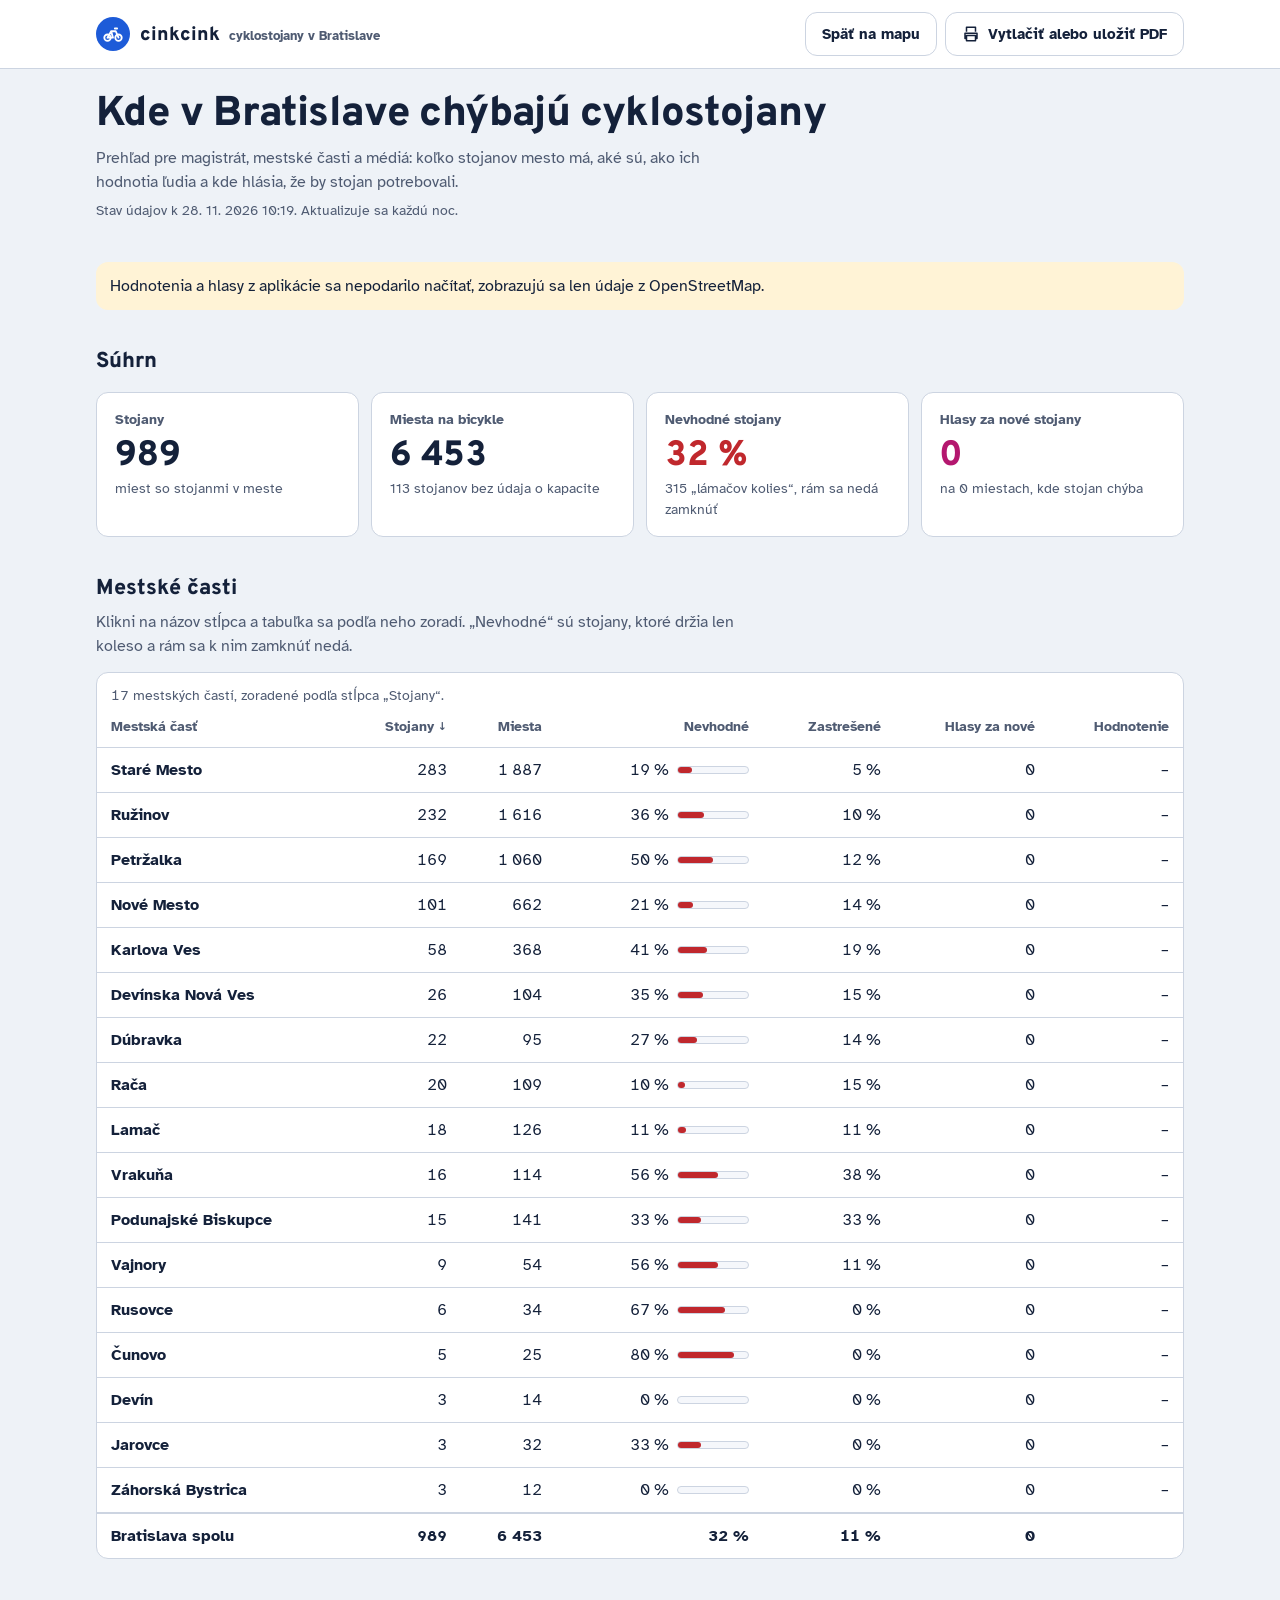
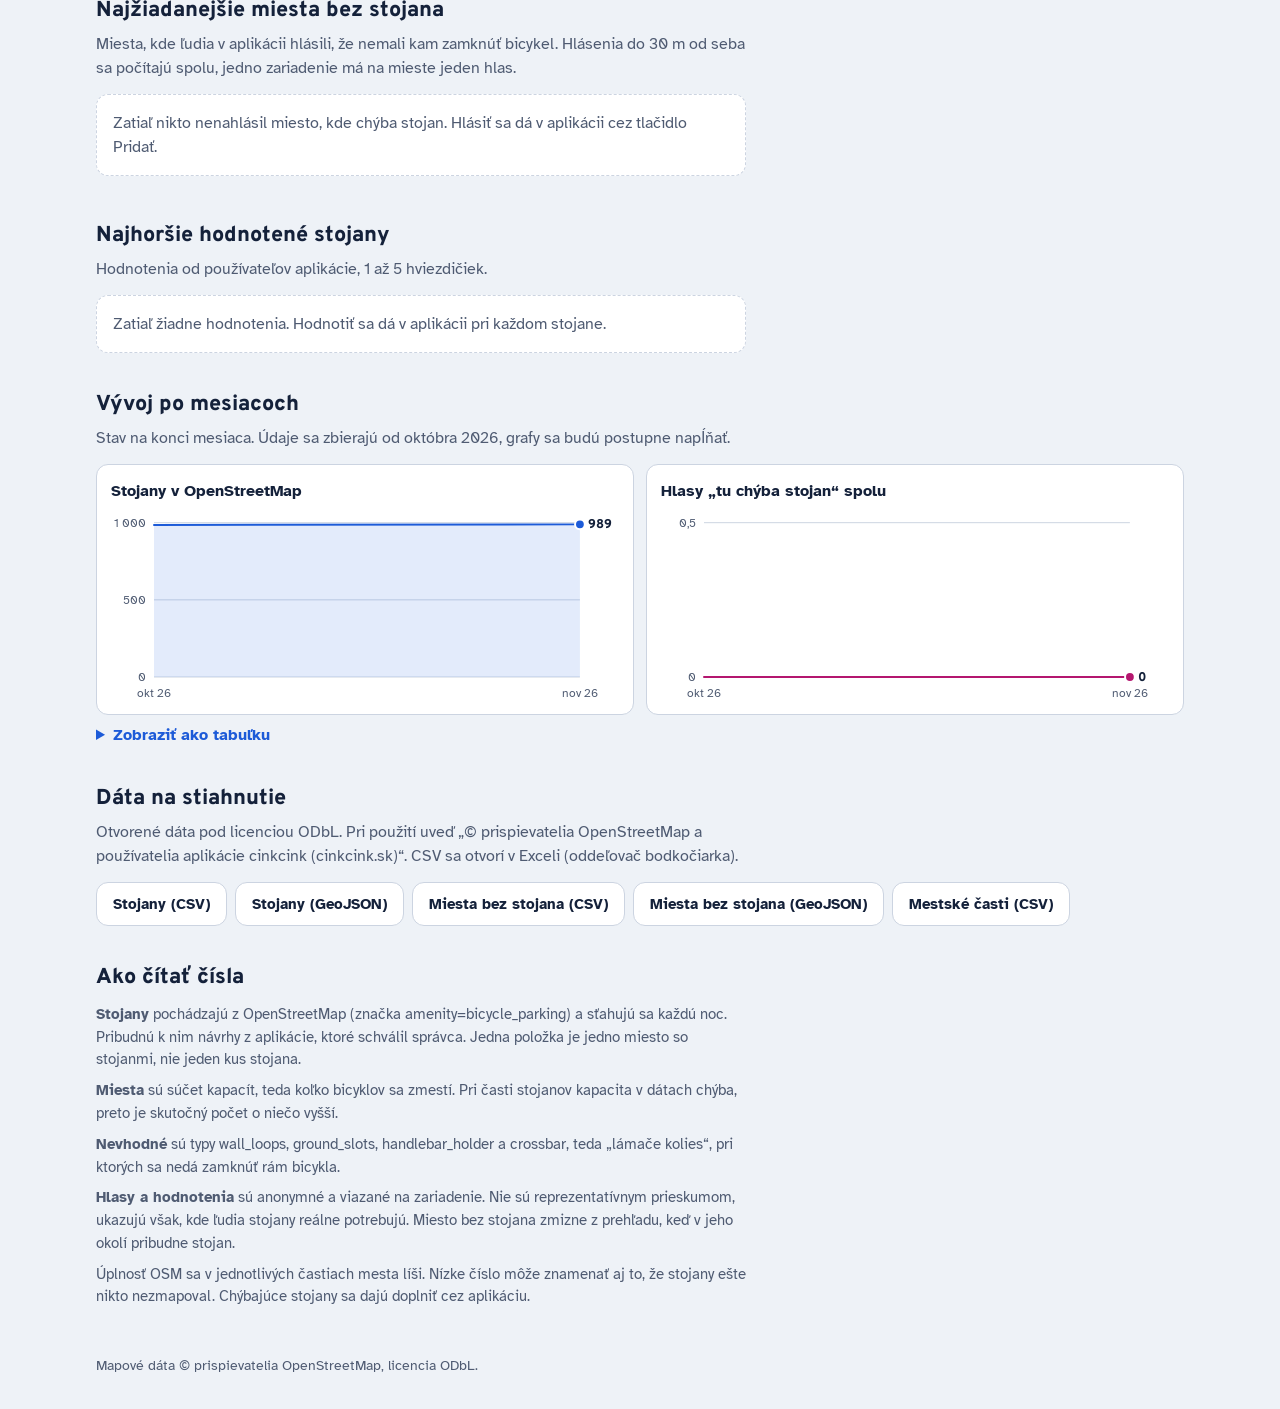
<file: site/prehlad.html>
<!doctype html>
<html lang="sk">
<head>
<meta charset="utf-8">
<meta name="viewport" content="width=device-width, initial-scale=1, viewport-fit=cover">
<meta name="theme-color" content="#1d5bd8">
<title>cinkcink – prehľad cyklostojanov pre mesto</title>
<meta name="description" content="Koľko cyklostojanov má Bratislava a jej mestské časti, aké sú a kde ľudia hlásia, že chýbajú.">
<meta property="og:type" content="website">
<meta property="og:site_name" content="cinkcink">
<meta property="og:title" content="Kde v Bratislave chýbajú cyklostojany">
<meta property="og:description" content="Koľko cyklostojanov má Bratislava a jej mestské časti, aké sú a kde ľudia hlásia, že chýbajú.">
<meta property="og:image" content="https://cinkcink.sk/og.png">
<meta property="og:image:width" content="1200">
<meta property="og:image:height" content="630">
<meta property="og:locale" content="sk_SK">
<meta name="twitter:card" content="summary_large_image">
<link rel="icon" href="icon.svg" type="image/svg+xml">
<link rel="preload" href="fonts/atkinson-hyperlegible-latin-400-normal.woff2" as="font" type="font/woff2" crossorigin>
<link rel="stylesheet" href="fonts/fonts.css">
<style>
/* Layout: jeden stĺpec dokumentu (max ~70 rem), sekcie pod sebou; na tlač bez ovládacích prvkov. */
:root {
  --bg: #eef2f7;
  --surface: #ffffff;
  --surface-2: #f5f7fb;
  --fg: #14213a;
  --muted: #4f5b72;
  --line: #ccd4e1;
  --accent: #1d5bd8;        /* modrá ako dopravná značka „cestička pre cyklistov“ */
  --accent-fg: #ffffff;
  --accent-soft: #e2ebfd;
  --c-safe: #1b7442;
  --c-shelter: #6a3fb5;
  --c-informal: #9a5b00;
  --c-bad: #c0282d;
  --c-unknown: #5f6779;
  --c-demand: #b4176f;   /* miesta, kde chýba stojan */
  --star: #c98a00;
  --ok-bg: #e3f3ea;
  --warn-bg: #fff3d6;
  --shadow: 0 6px 24px rgba(16, 28, 52, .18);
  --f-display: "Overpass", "Arial Narrow", system-ui, sans-serif;
  --f-body: "Atkinson Hyperlegible", system-ui, -apple-system, "Segoe UI", sans-serif;
  --tap: 48px;
  --r: 12px;
  color-scheme: light;
}
@media (prefers-color-scheme: dark) {
  :root:not([data-theme="light"]) {
    --bg: #0e1520; --surface: #172131; --surface-2: #1d2939; --fg: #e9eef7; --muted: #a9b4c8; --line: #2f3d54;
    --accent: #7aa5ff; --accent-fg: #0a1222; --accent-soft: #1f2e4b;
    --c-safe: #3fae6f; --c-shelter: #9a77e0; --c-informal: #d39321; --c-bad: #ec5a5f; --c-unknown: #8a93a6; --c-demand: #f06ab5;
    --star: #f0b62e; --ok-bg: #173826; --warn-bg: #3a2f12; --shadow: 0 6px 24px rgba(0,0,0,.5);
    color-scheme: dark;
  }
}
:root[data-theme="dark"] {
  --bg: #0e1520; --surface: #172131; --surface-2: #1d2939; --fg: #e9eef7; --muted: #a9b4c8; --line: #2f3d54;
  --accent: #7aa5ff; --accent-fg: #0a1222; --accent-soft: #1f2e4b;
  --c-safe: #3fae6f; --c-shelter: #9a77e0; --c-informal: #d39321; --c-bad: #ec5a5f; --c-unknown: #8a93a6; --c-demand: #f06ab5;
  --star: #f0b62e; --ok-bg: #173826; --warn-bg: #3a2f12; --shadow: 0 6px 24px rgba(0,0,0,.5);
  color-scheme: dark;
}

* { box-sizing: border-box; }
html { -webkit-text-size-adjust: 100%; }
body { margin: 0; background: var(--bg); color: var(--fg); font: 16px/1.5 var(--f-body); }
[hidden] { display: none !important; }
a { color: var(--accent); }
:focus-visible { outline: 3px solid var(--fg); outline-offset: 2px; border-radius: 4px; }
.sr-only { position: absolute; width: 1px; height: 1px; overflow: hidden; clip: rect(0 0 0 0); white-space: nowrap; }

.wrap {
  max-width: 70rem; margin: 0 auto;
  padding-left: max(16px, env(safe-area-inset-left, 0px));
  padding-right: max(16px, env(safe-area-inset-right, 0px));
}
header.top { background: var(--surface); border-bottom: 1px solid var(--line); }
header.top .wrap { display: flex; align-items: center; gap: 12px; flex-wrap: wrap; padding-block: 12px; }
.brand { display: flex; align-items: center; gap: 10px; flex: 1; min-width: 0; text-decoration: none; color: var(--fg); }
.brand-mark { width: 34px; height: 34px; border-radius: 50%; background: var(--accent); display: grid; place-items: center; flex: none; }
.brand-mark svg { width: 22px; height: 22px; }
.brand strong { font: 800 1.2rem/1.1 var(--f-display); padding-top: 3px; white-space: nowrap; overflow: hidden; text-overflow: ellipsis; }
.brand .tagline { font: 700 .8rem/1.2 var(--f-body); color: var(--muted); margin-left: 4px; }
.btn {
  min-height: 44px; padding: 8px 16px; border-radius: var(--r); border: 1px solid var(--line); background: var(--surface); color: var(--fg);
  font: 700 .95rem/1.2 var(--f-body); cursor: pointer; display: inline-flex; align-items: center; gap: 8px; text-decoration: none;
}
.btn.primary { background: var(--accent); color: var(--accent-fg); border-color: var(--accent); }
.btn svg { width: 18px; height: 18px; }

main .wrap { padding-block: 24px 48px; display: grid; gap: 40px; }
main .wrap > * { min-width: 0; }
h1 { font: 800 clamp(1.7rem, 4.5vw, 2.6rem)/1.08 var(--f-display); margin: 0; letter-spacing: -.015em; text-wrap: balance; }
h2 { font: 800 1.35rem/1.15 var(--f-display); margin: 0 0 4px; text-wrap: balance; }
.lede { color: var(--muted); margin: 8px 0 0; max-width: 62ch; }
.meta { color: var(--muted); font-size: .9rem; margin: 6px 0 0; }
section > p { max-width: 65ch; }
.section-head { display: grid; gap: 4px; margin-bottom: 14px; }
.section-head p { color: var(--muted); margin: 0; max-width: 65ch; }

/* súhrnné čísla – tu sú čísla hlavnou správou stránky */
.tiles { display: grid; grid-template-columns: repeat(auto-fit, minmax(14rem, 1fr)); gap: 12px; }
.tile { background: var(--surface); border: 1px solid var(--line); border-radius: var(--r); padding: 16px 18px; display: grid; gap: 4px; align-content: start; }
.tile .k { color: var(--muted); font-size: .9rem; font-weight: 700; }
.tile .v { font: 800 2.2rem/1 var(--f-display); font-variant-numeric: tabular-nums; padding-top: 4px; }
.tile .s { color: var(--muted); font-size: .88rem; }
.tile.alert .v { color: var(--c-bad); }
.tile.demand .v { color: var(--c-demand); }

/* tabuľky */
.table-wrap { overflow-x: auto; background: var(--surface); border: 1px solid var(--line); border-radius: var(--r); }
table { border-collapse: collapse; width: 100%; font-variant-numeric: tabular-nums; }
caption { text-align: left; padding: 12px 14px 0; color: var(--muted); font-size: .9rem; }
th, td { padding: 10px 14px; text-align: right; border-bottom: 1px solid var(--line); white-space: nowrap; }
th:first-child, td:first-child { text-align: left; }
thead th { font-size: .85rem; color: var(--muted); font-weight: 700; vertical-align: bottom; }
thead th button { all: unset; cursor: pointer; display: inline-flex; gap: 4px; align-items: center; }
thead th button:focus-visible { outline: 3px solid var(--fg); outline-offset: 2px; border-radius: 4px; }
thead th[aria-sort] button::after { content: "↓"; font-size: .8em; }
thead th[aria-sort="ascending"] button::after { content: "↑"; }
tbody tr:last-child td { border-bottom: none; }
tfoot td { font-weight: 700; border-top: 2px solid var(--line); border-bottom: none; }
.pct { display: inline-grid; grid-template-columns: 3.2em 4.5em; gap: 8px; align-items: center; justify-items: end; }
.pct i { display: block; height: 8px; width: 100%; border-radius: 4px; background: var(--surface-2); border: 1px solid var(--line); overflow: hidden; }
.pct i b { display: block; height: 100%; background: var(--c-bad); border-radius: 0 4px 4px 0; }

/* rebríčky */
.rank { list-style: none; margin: 0; padding: 0; display: grid; gap: 8px; counter-reset: r; }
.rank li {
  counter-increment: r; background: var(--surface); border: 1px solid var(--line); border-radius: var(--r);
  display: grid; grid-template-columns: 2.2rem 1fr auto; gap: 2px 12px; align-items: center; padding: 12px 14px;
}
.rank li::before { content: counter(r); grid-row: span 2; font: 800 1.2rem/1 var(--f-display); color: var(--muted); padding-top: 3px; }
.rank .t { font-weight: 700; min-width: 0; }
.rank .m { color: var(--muted); font-size: .9rem; grid-column: 2; min-width: 0; }
.rank .n { grid-row: span 2; text-align: right; font: 800 1.4rem/1 var(--f-display); font-variant-numeric: tabular-nums; }
.rank .n small { display: block; font: 400 .75rem/1.2 var(--f-body); color: var(--muted); }
.rank.demand .n { color: var(--c-demand); }
.rank a { font-size: .9rem; }
.empty { color: var(--muted); background: var(--surface); border: 1px dashed var(--line); border-radius: var(--r); padding: 16px; margin: 0; }

/* grafy */
.charts { display: grid; grid-template-columns: repeat(auto-fit, minmax(19rem, 1fr)); gap: 12px; }
figure.chart { margin: 0; background: var(--surface); border: 1px solid var(--line); border-radius: var(--r); padding: 14px 14px 10px; position: relative; min-width: 0; }
figure.chart figcaption { font-weight: 700; margin-bottom: 6px; }
figure.chart svg { width: 100%; height: auto; display: block; overflow: visible; }
.chart .grid { stroke: var(--line); stroke-width: 1; }
.chart .axis { fill: var(--muted); font: 12px var(--f-body); }
.chart .line { fill: none; stroke-width: 2; stroke-linejoin: round; stroke-linecap: round; }
.chart .area { opacity: .12; }
.chart .dot { stroke: var(--surface); stroke-width: 2; }
.chart .hit { fill: transparent; cursor: pointer; }
.chart .endlabel { font: 800 13px var(--f-display); fill: var(--fg); }
.tip {
  position: absolute; pointer-events: none; background: var(--fg); color: var(--bg); border-radius: 8px; padding: 6px 10px;
  font-size: .85rem; white-space: nowrap; transform: translate(-50%, calc(-100% - 10px)); box-shadow: var(--shadow);
}
.note { color: var(--muted); font-size: .9rem; margin: 8px 0 0; }
details { margin-top: 8px; }
summary { cursor: pointer; color: var(--accent); font-weight: 700; }

.downloads { display: flex; flex-wrap: wrap; gap: 8px; }
.method { display: grid; gap: 8px; color: var(--muted); font-size: .95rem; max-width: 70ch; }
.method p { margin: 0; }
.status { background: var(--warn-bg); border-radius: var(--r); padding: 12px 14px; margin: 0; }
footer { color: var(--muted); font-size: .85rem; padding-block: 0 32px; }

@media print {
  body { background: #fff; color: #000; }
  header.top .actions, .downloads, .no-print, details summary { display: none !important; }
  details > * { display: block !important; }
  section { break-inside: avoid-page; }
  .table-wrap, .tile, figure.chart, .rank li { border-color: #bbb; }
  a { color: #000; text-decoration: none; }
}
</style>
</head>
<body>
<header class="top">
  <div class="wrap">
    <a class="brand" href="index.html">
      <span class="brand-mark" aria-hidden="true"><svg viewBox="0 0 24 24" fill="none" stroke="#fff" stroke-width="2" stroke-linecap="round" stroke-linejoin="round"><circle cx="6" cy="16" r="3.5"/><circle cx="18" cy="16" r="3.5"/><path d="M6 16l4-7h5l3 7M10 9l2 7h-6M14 6h2.5"/></svg></span>
      <strong>cinkcink <span class="tagline">cyklostojany v Bratislave</span></strong>
    </a>
    <div class="actions" style="display:flex;gap:8px;flex-wrap:wrap">
      <a class="btn" href="index.html">Späť na mapu</a>
      <button class="btn" type="button" id="btnPrint">
        <svg viewBox="0 0 24 24" fill="none" stroke="currentColor" stroke-width="2" stroke-linejoin="round" aria-hidden="true"><path d="M6 9V3h12v6M6 18H4v-7h16v7h-2M6 14h12v7H6z"/></svg>
        Vytlačiť alebo uložiť PDF
      </button>
    </div>
  </div>
</header>

<main>
  <div class="wrap">
    <div>
      <h1>Kde v Bratislave chýbajú cyklostojany</h1>
      <p class="lede">Prehľad pre magistrát, mestské časti a médiá: koľko stojanov mesto má, aké sú, ako ich hodnotia ľudia a kde hlásia, že by stojan potrebovali.</p>
      <p class="meta" id="asOf">Načítavam údaje…</p>
    </div>
    <p class="status" id="loadStatus" role="status" hidden></p>

    <section aria-labelledby="sumTitle">
      <div class="section-head"><h2 id="sumTitle">Súhrn</h2></div>
      <div class="tiles" id="tiles"></div>
    </section>

    <section aria-labelledby="distTitle">
      <div class="section-head">
        <h2 id="distTitle">Mestské časti</h2>
        <p>Klikni na názov stĺpca a tabuľka sa podľa neho zoradí. „Nevhodné“ sú stojany, ktoré držia len koleso a rám sa k nim zamknúť nedá.</p>
      </div>
      <div class="table-wrap">
        <table id="distTable">
          <caption id="distCaption"></caption>
          <thead><tr>
            <th scope="col" data-k="name"><button type="button">Mestská časť</button></th>
            <th scope="col" data-k="racks" aria-sort="descending"><button type="button">Stojany</button></th>
            <th scope="col" data-k="cap"><button type="button">Miesta</button></th>
            <th scope="col" data-k="badPct"><button type="button">Nevhodné</button></th>
            <th scope="col" data-k="coveredPct"><button type="button">Zastrešené</button></th>
            <th scope="col" data-k="votes"><button type="button">Hlasy za nové</button></th>
            <th scope="col" data-k="avg"><button type="button">Hodnotenie</button></th>
          </tr></thead>
          <tbody></tbody>
          <tfoot></tfoot>
        </table>
      </div>
    </section>

    <section aria-labelledby="demandTitle">
      <div class="section-head">
        <h2 id="demandTitle">Najžiadanejšie miesta bez stojana</h2>
        <p>Miesta, kde ľudia v aplikácii hlásili, že nemali kam zamknúť bicykel. Hlásenia do 30 m od seba sa počítajú spolu, jedno zariadenie má na mieste jeden hlas.</p>
      </div>
      <ol class="rank demand" id="demandList"></ol>
      <p class="note" id="reasonNote"></p>
    </section>

    <section aria-labelledby="qualTitle">
      <div class="section-head">
        <h2 id="qualTitle">Najhoršie hodnotené stojany</h2>
        <p id="qualLead">Hodnotenia od používateľov aplikácie, 1 až 5 hviezdičiek.</p>
      </div>
      <ol class="rank" id="worstList"></ol>
    </section>

    <section aria-labelledby="trendTitle">
      <div class="section-head">
        <h2 id="trendTitle">Vývoj po mesiacoch</h2>
        <p>Stav na konci mesiaca. Údaje sa zbierajú od októbra 2026, grafy sa budú postupne napĺňať.</p>
      </div>
      <div class="charts">
        <figure class="chart" id="chartRacks"><figcaption>Stojany v OpenStreetMap</figcaption></figure>
        <figure class="chart" id="chartVotes"><figcaption>Hlasy „tu chýba stojan“ spolu</figcaption></figure>
      </div>
      <details>
        <summary>Zobraziť ako tabuľku</summary>
        <div class="table-wrap" style="margin-top:8px">
          <table id="trendTable"><thead><tr><th scope="col">Mesiac</th><th scope="col">Stojany</th><th scope="col">Miesta</th><th scope="col">Nevhodné</th><th scope="col">Hlasy spolu</th></tr></thead><tbody></tbody></table>
        </div>
      </details>
    </section>

    <section aria-labelledby="dlTitle">
      <div class="section-head">
        <h2 id="dlTitle">Dáta na stiahnutie</h2>
        <p>Otvorené dáta pod licenciou ODbL. Pri použití uveď „© prispievatelia OpenStreetMap a používatelia aplikácie cinkcink (cinkcink.sk)“. CSV sa otvorí v Exceli (oddeľovač bodkočiarka).</p>
      </div>
      <div class="downloads">
        <button class="btn" type="button" data-dl="racks-csv">Stojany (CSV)</button>
        <button class="btn" type="button" data-dl="racks-geojson">Stojany (GeoJSON)</button>
        <button class="btn" type="button" data-dl="demand-csv">Miesta bez stojana (CSV)</button>
        <button class="btn" type="button" data-dl="demand-geojson">Miesta bez stojana (GeoJSON)</button>
        <button class="btn" type="button" data-dl="districts-csv">Mestské časti (CSV)</button>
      </div>
    </section>

    <section aria-labelledby="methTitle" class="method">
      <h2 id="methTitle" style="color:var(--fg)">Ako čítať čísla</h2>
      <p><strong>Stojany</strong> pochádzajú z OpenStreetMap (značka amenity=bicycle_parking) a sťahujú sa každú noc. Pribudnú k nim návrhy z aplikácie, ktoré schválil správca. Jedna položka je jedno miesto so stojanmi, nie jeden kus stojana.</p>
      <p><strong>Miesta</strong> sú súčet kapacít, teda koľko bicyklov sa zmestí. Pri časti stojanov kapacita v dátach chýba, preto je skutočný počet o niečo vyšší.</p>
      <p><strong>Nevhodné</strong> sú typy wall_loops, ground_slots, handlebar_holder a crossbar, teda „lámače kolies“, pri ktorých sa nedá zamknúť rám bicykla.</p>
      <p><strong>Hlasy a hodnotenia</strong> sú anonymné a viazané na zariadenie. Nie sú reprezentatívnym prieskumom, ukazujú však, kde ľudia stojany reálne potrebujú. Miesto bez stojana zmizne z prehľadu, keď v jeho okolí pribudne stojan.</p>
      <p>Úplnosť OSM sa v jednotlivých častiach mesta líši. Nízke číslo môže znamenať aj to, že stojany ešte nikto nezmapoval. Chýbajúce stojany sa dajú doplniť cez aplikáciu.</p>
    </section>
  </div>
</main>
<footer><div class="wrap">Mapové dáta © prispievatelia OpenStreetMap, licencia ODbL.</div></footer>

<script src="config.js"></script>
<script>
"use strict";
const CFG = Object.assign({ SUPABASE_URL: "", SUPABASE_ANON_KEY: "" }, window.APP_CONFIG || {});
const DEMAND_METERS = 30;
const OSM_CAT = {
  stands: "safe", racks: "safe", wide_stands: "safe", safe_loops: "safe", bollard: "safe", rack: "safe", "two-tier": "safe", anchors: "safe",
  shed: "shelter", lockers: "shelter", building: "shelter", informal: "informal", floor: "informal",
  wall_loops: "bad", ground_slots: "bad", handlebar_holder: "bad", crossbar: "bad",
};
const CAT_LABEL = { safe: "Bezpečný stojan", shelter: "Prístrešok alebo box", informal: "Neformálne miesto", bad: "Nevhodný stojan", unknown: "Neznámy typ" };
const REASONS = { work: "Práca", shop: "Obchod alebo služby", school: "Škola", kids: "Deti – krúžky, aktivity", transit: "Zastávka MHD alebo vlak", office: "Úrad alebo lekár", home: "Bývam tu", leisure: "Voľný čas alebo šport", other: "Iné" };
// do rebríčka len skutočné nedostatky; zastrešenie a osvetlenie väčšina stojanov nemá
const CRIT = { frame: "rám sa nedá zamknúť", good_condition: "je v zlom stave" };

const $ = (s, el = document) => el.querySelector(s);
const esc = (s) => String(s ?? "").replace(/[&<>"']/g, (c) => ({ "&": "&amp;", "<": "&lt;", ">": "&gt;", '"': "&quot;", "'": "&#39;" }[c]));
const nf = new Intl.NumberFormat("sk-SK");
const nf1 = new Intl.NumberFormat("sk-SK", { minimumFractionDigits: 1, maximumFractionDigits: 1 });
const pct = (a, b) => (b ? Math.round((a / b) * 100) : 0);
function plural(n, one, few, many) { return n === 1 ? one : n >= 2 && n <= 4 ? few : many; }
function distM(a, b) {
  const R = 6371000, r = Math.PI / 180, dLat = (b[0] - a[0]) * r, dLon = (b[1] - a[1]) * r;
  const h = Math.sin(dLat / 2) ** 2 + Math.cos(a[0] * r) * Math.cos(b[0] * r) * Math.sin(dLon / 2) ** 2;
  return 2 * R * Math.asin(Math.sqrt(h));
}
function inRings(lon, lat, rings) {
  let inside = false;
  for (const r of rings) for (let i = 0, j = r.length - 1; i < r.length; j = i++) {
    const [xi, yi] = r[i], [xj, yj] = r[j];
    if ((yi > lat) !== (yj > lat) && lon < ((xj - xi) * (lat - yi)) / (yj - yi) + xi) inside = !inside;
  }
  return inside;
}
async function getJSON(url) { const r = await fetch(url, { cache: "no-cache" }); if (!r.ok) throw new Error(url + " HTTP " + r.status); return r.json(); }
// Supabase REST: verejný kľúč len v hlavičke apikey, stránkovanie po 1000
async function sbAll(path) {
  if (!CFG.SUPABASE_URL || !CFG.SUPABASE_ANON_KEY) return [];
  const out = [];
  for (let from = 0; ; from += 1000) {
    const r = await fetch(`${CFG.SUPABASE_URL.replace(/\/$/, "")}/rest/v1/${path}`, { headers: { apikey: CFG.SUPABASE_ANON_KEY, Range: `${from}-${from + 999}`, "Range-Unit": "items" } });
    if (!r.ok) throw new Error(path + " HTTP " + r.status);
    const rows = await r.json(); out.push(...rows);
    if (rows.length < 1000) return out;
  }
}

const D = { racks: [], districts: [], history: { months: {} }, ratings: [], demand: [], groups: [], fetched: null, warnings: [] };

function districtOf(lat, lon) { const d = D.districts.find((x) => inRings(lon, lat, x.rings)); return d ? d.id : null; }
function districtName(id) { return (D.districts.find((d) => d.id === id) || {}).name || "Nezaradené"; }

async function load() {
  const osm = await getJSON("data/osm.json");
  D.fetched = osm.fetched;
  try { D.districts = (await getJSON("data/districts.json")).districts || []; } catch { D.warnings.push("Hranice mestských častí sa ešte nevytvorili, tabuľka po častiach sa doplní po najbližšej nočnej aktualizácii."); }
  try { D.history = await getJSON("data/history.json"); } catch {}
  D.racks = (osm.elements || []).map((e) => ({
    id: `osm:${e.type}/${e.id}`, src: "OSM", lat: e.lat, lon: e.lon, cat: OSM_CAT[e.tags.bicycle_parking] || "unknown", osmType: e.tags.bicycle_parking || "",
    cap: parseInt(e.tags.capacity, 10) > 0 ? parseInt(e.tags.capacity, 10) : null, covered: e.tags.covered === "yes", access: e.tags.access || "", name: e.tags.name || "",
    d: e.d ?? null, seen: e.seen || null,
  }));
  try {
    const [app, ratings, demand] = await Promise.all([
      sbAll("racks?select=id,lat,lon,cat,capacity,covered,approved_at&status=eq.approved"),
      sbAll("ratings?select=rack_id,stars,frame,covered,lit,good_condition"),
      sbAll("demand?select=id,lat,lon,reason,created_at&order=created_at.asc"),
    ]);
    for (const r of app) D.racks.push({ id: "u:" + r.id, src: "Aplikácia", lat: r.lat, lon: r.lon, cat: r.cat, osmType: "", cap: r.capacity || null, covered: r.covered === true, access: "", name: "", d: null, approvedAt: r.approved_at });
    D.ratings = ratings; D.demand = demand;
  } catch (e) { console.error(e); D.warnings.push("Hodnotenia a hlasy z aplikácie sa nepodarilo načítať, zobrazujú sa len údaje z OpenStreetMap."); }
  // schválený návrh, ktorý už je v OSM, nepočítame dvakrát
  D.racks = D.racks.filter((r) => r.src === "OSM" || !D.racks.some((o) => o.src === "OSM" && o.seen && r.approvedAt && o.seen >= r.approvedAt.slice(0, 10) && distM([o.lat, o.lon], [r.lat, r.lon]) <= 15));
  for (const r of D.racks) if (r.d == null && D.districts.length) r.d = districtOf(r.lat, r.lon);
  // hodnotenia ku stojanom
  const byRack = new Map();
  for (const x of D.ratings) { const a = byRack.get(x.rack_id) || { n: 0, sum: 0, no: {} }; a.n++; a.sum += x.stars; for (const k of Object.keys(CRIT)) if (x[k] === false) a.no[k] = (a.no[k] || 0) + 1; byRack.set(x.rack_id, a); }
  for (const r of D.racks) { const a = byRack.get(r.id); if (a) { r.n = a.n; r.avg = a.sum / a.n; r.no = a.no; } }
  D.groups = groupDemand();
}

function groupDemand() {
  const groups = [];
  for (const d of D.demand) {
    let g = groups.find((x) => distM([x.lat, x.lon], [d.lat, d.lon]) <= DEMAND_METERS);
    if (!g) { g = { lat: d.lat, lon: d.lon, n: 0, reasons: {}, first: d.created_at, last: d.created_at }; groups.push(g); }
    g.lat = (g.lat * g.n + d.lat) / (g.n + 1); g.lon = (g.lon * g.n + d.lon) / (g.n + 1);
    g.n++; g.reasons[d.reason] = (g.reasons[d.reason] || 0) + 1; g.last = d.created_at;
  }
  return groups.filter((g) => !D.racks.some((r) => {
    const after = r.src === "OSM" ? r.seen : (r.approvedAt || "").slice(0, 10);
    return after && after >= String(g.last).slice(0, 10) && distM([r.lat, r.lon], [g.lat, g.lon]) <= DEMAND_METERS;
  })).map((g) => ({ ...g, d: D.districts.length ? districtOf(g.lat, g.lon) : null })).sort((a, b) => b.n - a.n || String(a.first).localeCompare(String(b.first)));
}

/* ---------- súhrn ---------- */
function renderTiles() {
  const R = D.racks, cap = R.reduce((s, r) => s + (r.cap || 0), 0), capUnknown = R.filter((r) => !r.cap).length;
  const bad = R.filter((r) => r.cat === "bad").length, votes = D.groups.reduce((s, g) => s + g.n, 0);
  const tiles = [
    { k: "Stojany", v: nf.format(R.length), s: "miest so stojanmi v meste" },
    { k: "Miesta na bicykle", v: nf.format(cap), s: `${nf.format(capUnknown)} ${plural(capUnknown, "stojan", "stojany", "stojanov")} bez údaja o kapacite` },
    { k: "Nevhodné stojany", v: pct(bad, R.length) + " %", s: `${nf.format(bad)} „lámačov kolies“, rám sa nedá zamknúť`, cls: "alert" },
    { k: "Hlasy za nové stojany", v: nf.format(votes), s: `na ${nf.format(D.groups.length)} ${plural(D.groups.length, "mieste", "miestach", "miestach")}, kde stojan chýba`, cls: "demand" },
  ];
  $("#tiles").innerHTML = tiles.map((t) => `<div class="tile ${t.cls || ""}"><span class="k">${esc(t.k)}</span><span class="v">${esc(t.v)}</span><span class="s">${esc(t.s)}</span></div>`).join("");
}

/* ---------- mestské časti ---------- */
let distRows = [], sortKey = "racks", sortDir = -1;
function computeDistricts() {
  const ids = D.districts.map((d) => d.id).concat(D.racks.some((r) => r.d == null) ? [null] : []);
  distRows = ids.map((id) => {
    const rs = D.racks.filter((r) => r.d === id), rated = rs.filter((r) => r.n);
    const nRatings = rated.reduce((s, r) => s + r.n, 0), sumStars = rated.reduce((s, r) => s + r.avg * r.n, 0);
    return {
      id, name: districtName(id), racks: rs.length, cap: rs.reduce((s, r) => s + (r.cap || 0), 0),
      bad: rs.filter((r) => r.cat === "bad").length, covered: rs.filter((r) => r.covered).length,
      badPct: rs.length ? rs.filter((r) => r.cat === "bad").length / rs.length : 0, coveredPct: rs.length ? rs.filter((r) => r.covered).length / rs.length : 0,
      votes: D.groups.filter((g) => g.d === id).reduce((s, g) => s + g.n, 0), avg: nRatings ? sumStars / nRatings : null, nRatings,
    };
  }).filter((r) => r.id !== null || r.racks);
}
function renderDistricts() {
  const rows = distRows.slice().sort((a, b) => {
    if (sortKey === "name") return sortDir * a.name.localeCompare(b.name, "sk");
    const x = a[sortKey] ?? -1, y = b[sortKey] ?? -1; return sortDir * (x - y) || a.name.localeCompare(b.name, "sk");
  });
  $("#distTable tbody").innerHTML = rows.map((r) => `<tr>
    <th scope="row" style="font-weight:700">${esc(r.name)}</th>
    <td>${nf.format(r.racks)}</td><td>${nf.format(r.cap)}</td>
    <td><span class="pct"><span>${pct(r.bad, r.racks)} %</span><i aria-hidden="true"><b style="width:${pct(r.bad, r.racks)}%"></b></i></span></td>
    <td>${pct(r.covered, r.racks)} %</td><td>${nf.format(r.votes)}</td>
    <td>${r.avg == null ? "–" : nf1.format(r.avg) + ` <span style="color:var(--muted)">(${r.nRatings})</span>`}</td></tr>`).join("");
  const T = { racks: D.racks.length, cap: D.racks.reduce((s, r) => s + (r.cap || 0), 0), bad: D.racks.filter((r) => r.cat === "bad").length, covered: D.racks.filter((r) => r.covered).length, votes: D.groups.reduce((s, g) => s + g.n, 0) };
  $("#distTable tfoot").innerHTML = `<tr><td>Bratislava spolu</td><td>${nf.format(T.racks)}</td><td>${nf.format(T.cap)}</td><td>${pct(T.bad, T.racks)} %</td><td>${pct(T.covered, T.racks)} %</td><td>${nf.format(T.votes)}</td><td></td></tr>`;
  document.querySelectorAll("#distTable thead th").forEach((th) => {
    if (th.dataset.k === sortKey) th.setAttribute("aria-sort", sortDir > 0 ? "ascending" : "descending"); else th.removeAttribute("aria-sort");
  });
  $("#distCaption").textContent = `${distRows.filter((r) => r.id !== null).length} mestských častí, zoradené podľa stĺpca „${$(`#distTable th[data-k="${sortKey}"]`).textContent.trim()}“.`;
}
document.querySelectorAll("#distTable thead th button").forEach((b) => b.addEventListener("click", () => {
  const k = b.parentElement.dataset.k;
  if (sortKey === k) sortDir = -sortDir; else { sortKey = k; sortDir = k === "name" ? 1 : -1; }
  renderDistricts();
}));

/* ---------- rebríčky ---------- */
function mapLink(q) { return `index.html?${q}`; }
function renderDemand() {
  const top = D.groups.slice(0, 10), ul = $("#demandList");
  if (!top.length) { ul.outerHTML = `<p class="empty" id="demandList">Zatiaľ nikto nenahlásil miesto, kde chýba stojan. Hlásiť sa dá v aplikácii cez tlačidlo Pridať.</p>`; return; }
  ul.innerHTML = top.map((g) => {
    const reasons = Object.entries(g.reasons).sort((a, b) => b[1] - a[1]).slice(0, 2).map(([k, c]) => `${REASONS[k] || k} (${c})`).join(", ");
    return `<li><span class="t">${esc(g.d != null ? districtName(g.d) : "Bratislava")}</span><span class="n">${g.n}<small>${plural(g.n, "hlas", "hlasy", "hlasov")}</small></span>
      <span class="m">${esc(reasons)} · <a href="${mapLink(`at=${g.lat.toFixed(5)},${g.lon.toFixed(5)}`)}">ukázať na mape</a></span></li>`;
  }).join("");
  const all = {}; for (const g of D.groups) for (const [k, c] of Object.entries(g.reasons)) all[k] = (all[k] || 0) + c;
  const total = Object.values(all).reduce((a, b) => a + b, 0);
  $("#reasonNote").textContent = "Dôvody spolu: " + Object.entries(all).sort((a, b) => b[1] - a[1]).map(([k, c]) => `${REASONS[k] || k} ${pct(c, total)} %`).join(", ") + ".";
}
function renderWorst() {
  const rated = D.racks.filter((r) => r.n), ul = $("#worstList");
  const nr = rated.reduce((s, r) => s + r.n, 0);
  $("#qualLead").textContent = rated.length
    ? `Hodnotenia od používateľov aplikácie, 1 až 5 hviezdičiek. Spolu ${nf.format(nr)} ${plural(nr, "hodnotenie", "hodnotenia", "hodnotení")} pri ${nf.format(rated.length)} ${plural(rated.length, "stojane", "stojanoch", "stojanoch")}, priemer ${nf1.format(rated.reduce((s, r) => s + r.avg * r.n, 0) / nr)}.`
    : "Hodnotenia od používateľov aplikácie, 1 až 5 hviezdičiek.";
  const worst = rated.sort((a, b) => a.avg - b.avg || b.n - a.n).slice(0, 10);
  if (!worst.length) { ul.outerHTML = `<p class="empty" id="worstList">Zatiaľ žiadne hodnotenia. Hodnotiť sa dá v aplikácii pri každom stojane.</p>`; return; }
  ul.innerHTML = worst.map((r) => {
    const probs = Object.entries(r.no || {}).filter(([, c]) => c * 2 >= r.n).map(([k]) => CRIT[k]);
    return `<li><span class="t">${esc(r.name || CAT_LABEL[r.cat])} · ${esc(districtName(r.d))}</span><span class="n">${nf1.format(r.avg)}<small>z 5 (${r.n})</small></span>
      <span class="m">${esc(probs.length ? "Podľa hodnotení " + probs.join(", ") : CAT_LABEL[r.cat])} · <a href="${mapLink(`rack=${encodeURIComponent(r.id)}`)}">detail na mape</a></span></li>`;
  }).join("");
}

/* ---------- vývoj ---------- */
function monthSeries() {
  const months = new Set(Object.keys(D.history.months || {}));
  for (const d of D.demand) months.add(String(d.created_at).slice(0, 7));
  const list = [...months].filter(Boolean).sort();
  let cum = 0; const votesBy = {};
  for (const d of D.demand) { const m = String(d.created_at).slice(0, 7); votesBy[m] = (votesBy[m] || 0) + 1; }
  return list.map((m) => { cum += votesBy[m] || 0; const h = (D.history.months || {})[m] || {}; return { m, racks: h.racks ?? null, cap: h.capacity ?? null, bad: h.bad ?? null, votes: cum }; });
}
const MONTHS_SK = ["jan", "feb", "mar", "apr", "máj", "jún", "júl", "aug", "sep", "okt", "nov", "dec"];
function mLabel(m) { const [y, mo] = m.split("-"); return `${MONTHS_SK[+mo - 1]} ${y.slice(2)}`; }
function lineChart(fig, series, key, color, unit) {
  const pts = series.filter((s) => s[key] != null);
  const W = 520, H = 200, L = 44, Rr = 40, T = 14, B = 28;
  if (!pts.length) { fig.insertAdjacentHTML("beforeend", `<p class="note">Zatiaľ bez údajov.</p>`); return; }
  const max = Math.max(...pts.map((p) => p[key])), min = 0;
  const step = niceStep(max), top = Math.max(step, Math.ceil(max / step) * step);
  const x = (i) => (pts.length === 1 ? L + (W - L - Rr) / 2 : L + (i * (W - L - Rr)) / (pts.length - 1));
  const y = (v) => T + (H - T - B) * (1 - (v - min) / (top - min));
  let g = "";
  for (let v = 0; v <= top; v += step) g += `<line class="grid" x1="${L}" x2="${W - Rr}" y1="${y(v)}" y2="${y(v)}"/><text class="axis" x="${L - 8}" y="${y(v) + 4}" text-anchor="end">${nf.format(v)}</text>`;
  const every = Math.ceil(pts.length / 6);
  pts.forEach((p, i) => { if (i % every === 0 || i === pts.length - 1) g += `<text class="axis" x="${x(i)}" y="${H - 8}" text-anchor="middle">${mLabel(p.m)}</text>`; });
  const path = pts.map((p, i) => `${i ? "L" : "M"}${x(i)},${y(p[key])}`).join("");
  if (pts.length > 1) g += `<path class="area" fill="${color}" d="${path}L${x(pts.length - 1)},${y(0)}L${x(0)},${y(0)}Z"/><path class="line" stroke="${color}" d="${path}"/>`;
  const last = pts[pts.length - 1];
  g += `<circle class="dot" cx="${x(pts.length - 1)}" cy="${y(last[key])}" r="5" fill="${color}"/><text class="endlabel" x="${x(pts.length - 1) + 8}" y="${y(last[key]) + 4}">${nf.format(last[key])}</text>`;
  pts.forEach((p, i) => { g += `<rect class="hit" x="${x(i) - 18}" y="${T}" width="36" height="${H - T - B}" data-i="${i}" tabindex="0" aria-label="${esc(mLabel(p.m))}: ${nf.format(p[key])} ${esc(unit)}"/>`; });
  fig.insertAdjacentHTML("beforeend", `<svg viewBox="0 0 ${W} ${H}" role="img" aria-label="${esc(fig.querySelector("figcaption").textContent)}: posledná hodnota ${nf.format(last[key])} ${esc(unit)}">${g}</svg>`);
  if (pts.length === 1) fig.insertAdjacentHTML("beforeend", `<p class="note">Zatiaľ jeden mesiac údajov.</p>`);
  const tip = document.createElement("div"); tip.className = "tip"; tip.hidden = true; fig.appendChild(tip);
  const svg = fig.querySelector("svg");
  const show = (el) => {
    const p = pts[+el.dataset.i], r = svg.getBoundingClientRect(), f = fig.getBoundingClientRect(), k = r.width / W;
    tip.textContent = `${mLabel(p.m)}: ${nf.format(p[key])} ${unit}`; tip.hidden = false;
    tip.style.left = (r.left - f.left + x(+el.dataset.i) * k) + "px"; tip.style.top = (r.top - f.top + y(p[key]) * k) + "px";
  };
  svg.querySelectorAll(".hit").forEach((el) => {
    el.addEventListener("pointerenter", () => show(el)); el.addEventListener("focus", () => show(el));
    el.addEventListener("pointerleave", () => (tip.hidden = true)); el.addEventListener("blur", () => (tip.hidden = true));
  });
}
function niceStep(max) { const raw = Math.max(1, max) / 4, p = 10 ** Math.floor(Math.log10(raw)), n = raw / p; return (n <= 1 ? 1 : n <= 2 ? 2 : n <= 5 ? 5 : 10) * p; }
function renderTrend() {
  const s = monthSeries(), css = getComputedStyle(document.documentElement);
  lineChart($("#chartRacks"), s, "racks", css.getPropertyValue("--accent").trim(), "stojanov");
  lineChart($("#chartVotes"), s, "votes", css.getPropertyValue("--c-demand").trim(), "hlasov");
  $("#trendTable tbody").innerHTML = s.map((p) => `<tr><th scope="row">${esc(mLabel(p.m))}</th><td>${p.racks == null ? "–" : nf.format(p.racks)}</td><td>${p.cap == null ? "–" : nf.format(p.cap)}</td><td>${p.bad == null ? "–" : nf.format(p.bad)}</td><td>${nf.format(p.votes)}</td></tr>`).join("");
}

/* ---------- stiahnutie ---------- */
function csv(rows) { return "﻿" + rows.map((r) => r.map((v) => { const t = v == null ? "" : String(v); return /[;"\n]/.test(t) ? `"${t.replace(/"/g, '""')}"` : t; }).join(";")).join("\r\n"); }
function save(name, text, type) {
  const a = document.createElement("a"); a.href = URL.createObjectURL(new Blob([text], { type })); a.download = name;
  document.body.appendChild(a); a.click(); setTimeout(() => { URL.revokeObjectURL(a.href); a.remove(); }, 1000);
}
const LICENSE = "© prispievatelia OpenStreetMap a používatelia aplikácie cinkcink (cinkcink.sk), ODbL";
function download(kind) {
  const day = (D.fetched || new Date().toISOString()).slice(0, 10);
  if (kind === "racks-csv") save(`cyklostojany-bratislava-${day}.csv`, csv([["zdroj", "id", "mestska_cast", "kategoria", "typ_osm", "kapacita", "zastreseny", "pristup", "nazov", "lat", "lon", "hodnotenie", "pocet_hodnoteni"],
    ...D.racks.map((r) => [r.src, r.id, districtName(r.d), CAT_LABEL[r.cat], r.osmType, r.cap, r.covered ? "áno" : "", r.access, r.name, r.lat, r.lon, r.avg != null ? r.avg.toFixed(2) : "", r.n || ""])]), "text/csv;charset=utf-8");
  if (kind === "racks-geojson") save(`cyklostojany-bratislava-${day}.geojson`, JSON.stringify({ type: "FeatureCollection", license: LICENSE,
    features: D.racks.map((r) => ({ type: "Feature", geometry: { type: "Point", coordinates: [r.lon, r.lat] }, properties: { source: r.src, id: r.id, district: districtName(r.d), category: r.cat, osm_type: r.osmType || null, capacity: r.cap, covered: r.covered, rating: r.avg ?? null, ratings: r.n || 0 } })) }), "application/geo+json");
  if (kind === "demand-csv") save(`chyba-stojan-bratislava-${day}.csv`, csv([["mestska_cast", "hlasy", ...Object.keys(REASONS).map((k) => "dovod_" + k), "prve_hlasenie", "posledne_hlasenie", "lat", "lon"],
    ...D.groups.map((g) => [districtName(g.d), g.n, ...Object.keys(REASONS).map((k) => g.reasons[k] || 0), String(g.first).slice(0, 10), String(g.last).slice(0, 10), g.lat.toFixed(6), g.lon.toFixed(6)])]), "text/csv;charset=utf-8");
  if (kind === "demand-geojson") save(`chyba-stojan-bratislava-${day}.geojson`, JSON.stringify({ type: "FeatureCollection", license: LICENSE,
    features: D.groups.map((g) => ({ type: "Feature", geometry: { type: "Point", coordinates: [+g.lon.toFixed(6), +g.lat.toFixed(6)] }, properties: { district: districtName(g.d), votes: g.n, reasons: g.reasons, first: g.first, last: g.last } })) }), "application/geo+json");
  if (kind === "districts-csv") save(`mestske-casti-cyklostojany-${day}.csv`, csv([["mestska_cast", "stojany", "miesta", "nevhodne", "nevhodne_percent", "zastresene", "hlasy_za_nove", "priemerne_hodnotenie", "pocet_hodnoteni"],
    ...distRows.map((r) => [r.name, r.racks, r.cap, r.bad, pct(r.bad, r.racks), r.covered, r.votes, r.avg != null ? r.avg.toFixed(2) : "", r.nRatings])]), "text/csv;charset=utf-8");
}
document.querySelectorAll("[data-dl]").forEach((b) => b.addEventListener("click", () => download(b.dataset.dl)));
$("#btnPrint").addEventListener("click", () => window.print());

/* ---------- štart ---------- */
(async () => {
  try { await load(); }
  catch (e) { console.error(e); $("#asOf").textContent = "Údaje sa nepodarilo načítať. Skús obnoviť stránku."; return; }
  const t = D.fetched ? new Date(D.fetched).toLocaleString("sk-SK", { day: "numeric", month: "numeric", year: "numeric", hour: "2-digit", minute: "2-digit" }) : "";
  $("#asOf").textContent = `Stav údajov k ${t}. Aktualizuje sa každú noc.`;
  if (D.warnings.length) { const s = $("#loadStatus"); s.textContent = D.warnings.join(" "); s.hidden = false; }
  renderTiles(); computeDistricts(); renderDistricts(); renderDemand(); renderWorst(); renderTrend();
})();
</script>
</body>
</html>
</file>
<file: site/fonts/fonts.css>
/* Písma uložené priamo v repozitári (nie z Google Fonts), aby návštevníci neposielali IP adresu tretej strane.
   Atkinson Hyperlegible a Overpass, licencia SIL Open Font License 1.1 (pozri LICENSE-*.txt), súbory z @fontsource 5.3.0. */
@font-face { font-family: "Atkinson Hyperlegible"; font-style: normal; font-weight: 400; font-display: swap;
  src: url("atkinson-hyperlegible-latin-ext-400-normal.woff2") format("woff2"); unicode-range: U+0100-02BA,U+02BD-02C5,U+02C7-02CC,U+02CE-02D7,U+02DD-02FF,U+0304,U+0308,U+0329,U+1D00-1DBF,U+1E00-1E9F,U+1EF2-1EFF,U+2020,U+20A0-20AB,U+20AD-20C0,U+2113,U+2C60-2C7F,U+A720-A7FF; }
@font-face { font-family: "Atkinson Hyperlegible"; font-style: normal; font-weight: 400; font-display: swap;
  src: url("atkinson-hyperlegible-latin-400-normal.woff2") format("woff2"); unicode-range: U+0000-00FF,U+0131,U+0152-0153,U+02BB-02BC,U+02C6,U+02DA,U+02DC,U+0304,U+0308,U+0329,U+2000-206F,U+20AC,U+2122,U+2191,U+2193,U+2212,U+2215,U+FEFF,U+FFFD; }
@font-face { font-family: "Atkinson Hyperlegible"; font-style: normal; font-weight: 700; font-display: swap;
  src: url("atkinson-hyperlegible-latin-ext-700-normal.woff2") format("woff2"); unicode-range: U+0100-02BA,U+02BD-02C5,U+02C7-02CC,U+02CE-02D7,U+02DD-02FF,U+0304,U+0308,U+0329,U+1D00-1DBF,U+1E00-1E9F,U+1EF2-1EFF,U+2020,U+20A0-20AB,U+20AD-20C0,U+2113,U+2C60-2C7F,U+A720-A7FF; }
@font-face { font-family: "Atkinson Hyperlegible"; font-style: normal; font-weight: 700; font-display: swap;
  src: url("atkinson-hyperlegible-latin-700-normal.woff2") format("woff2"); unicode-range: U+0000-00FF,U+0131,U+0152-0153,U+02BB-02BC,U+02C6,U+02DA,U+02DC,U+0304,U+0308,U+0329,U+2000-206F,U+20AC,U+2122,U+2191,U+2193,U+2212,U+2215,U+FEFF,U+FFFD; }
@font-face { font-family: "Overpass"; font-style: normal; font-weight: 700; font-display: swap;
  src: url("overpass-latin-ext-700-normal.woff2") format("woff2"); unicode-range: U+0100-02BA,U+02BD-02C5,U+02C7-02CC,U+02CE-02D7,U+02DD-02FF,U+0304,U+0308,U+0329,U+1D00-1DBF,U+1E00-1E9F,U+1EF2-1EFF,U+2020,U+20A0-20AB,U+20AD-20C0,U+2113,U+2C60-2C7F,U+A720-A7FF; }
@font-face { font-family: "Overpass"; font-style: normal; font-weight: 700; font-display: swap;
  src: url("overpass-latin-700-normal.woff2") format("woff2"); unicode-range: U+0000-00FF,U+0131,U+0152-0153,U+02BB-02BC,U+02C6,U+02DA,U+02DC,U+0304,U+0308,U+0329,U+2000-206F,U+20AC,U+2122,U+2191,U+2193,U+2212,U+2215,U+FEFF,U+FFFD; }
@font-face { font-family: "Overpass"; font-style: normal; font-weight: 800; font-display: swap;
  src: url("overpass-latin-ext-800-normal.woff2") format("woff2"); unicode-range: U+0100-02BA,U+02BD-02C5,U+02C7-02CC,U+02CE-02D7,U+02DD-02FF,U+0304,U+0308,U+0329,U+1D00-1DBF,U+1E00-1E9F,U+1EF2-1EFF,U+2020,U+20A0-20AB,U+20AD-20C0,U+2113,U+2C60-2C7F,U+A720-A7FF; }
@font-face { font-family: "Overpass"; font-style: normal; font-weight: 800; font-display: swap;
  src: url("overpass-latin-800-normal.woff2") format("woff2"); unicode-range: U+0000-00FF,U+0131,U+0152-0153,U+02BB-02BC,U+02C6,U+02DA,U+02DC,U+0304,U+0308,U+0329,U+2000-206F,U+20AC,U+2122,U+2191,U+2193,U+2212,U+2215,U+FEFF,U+FFFD; }
</file>
